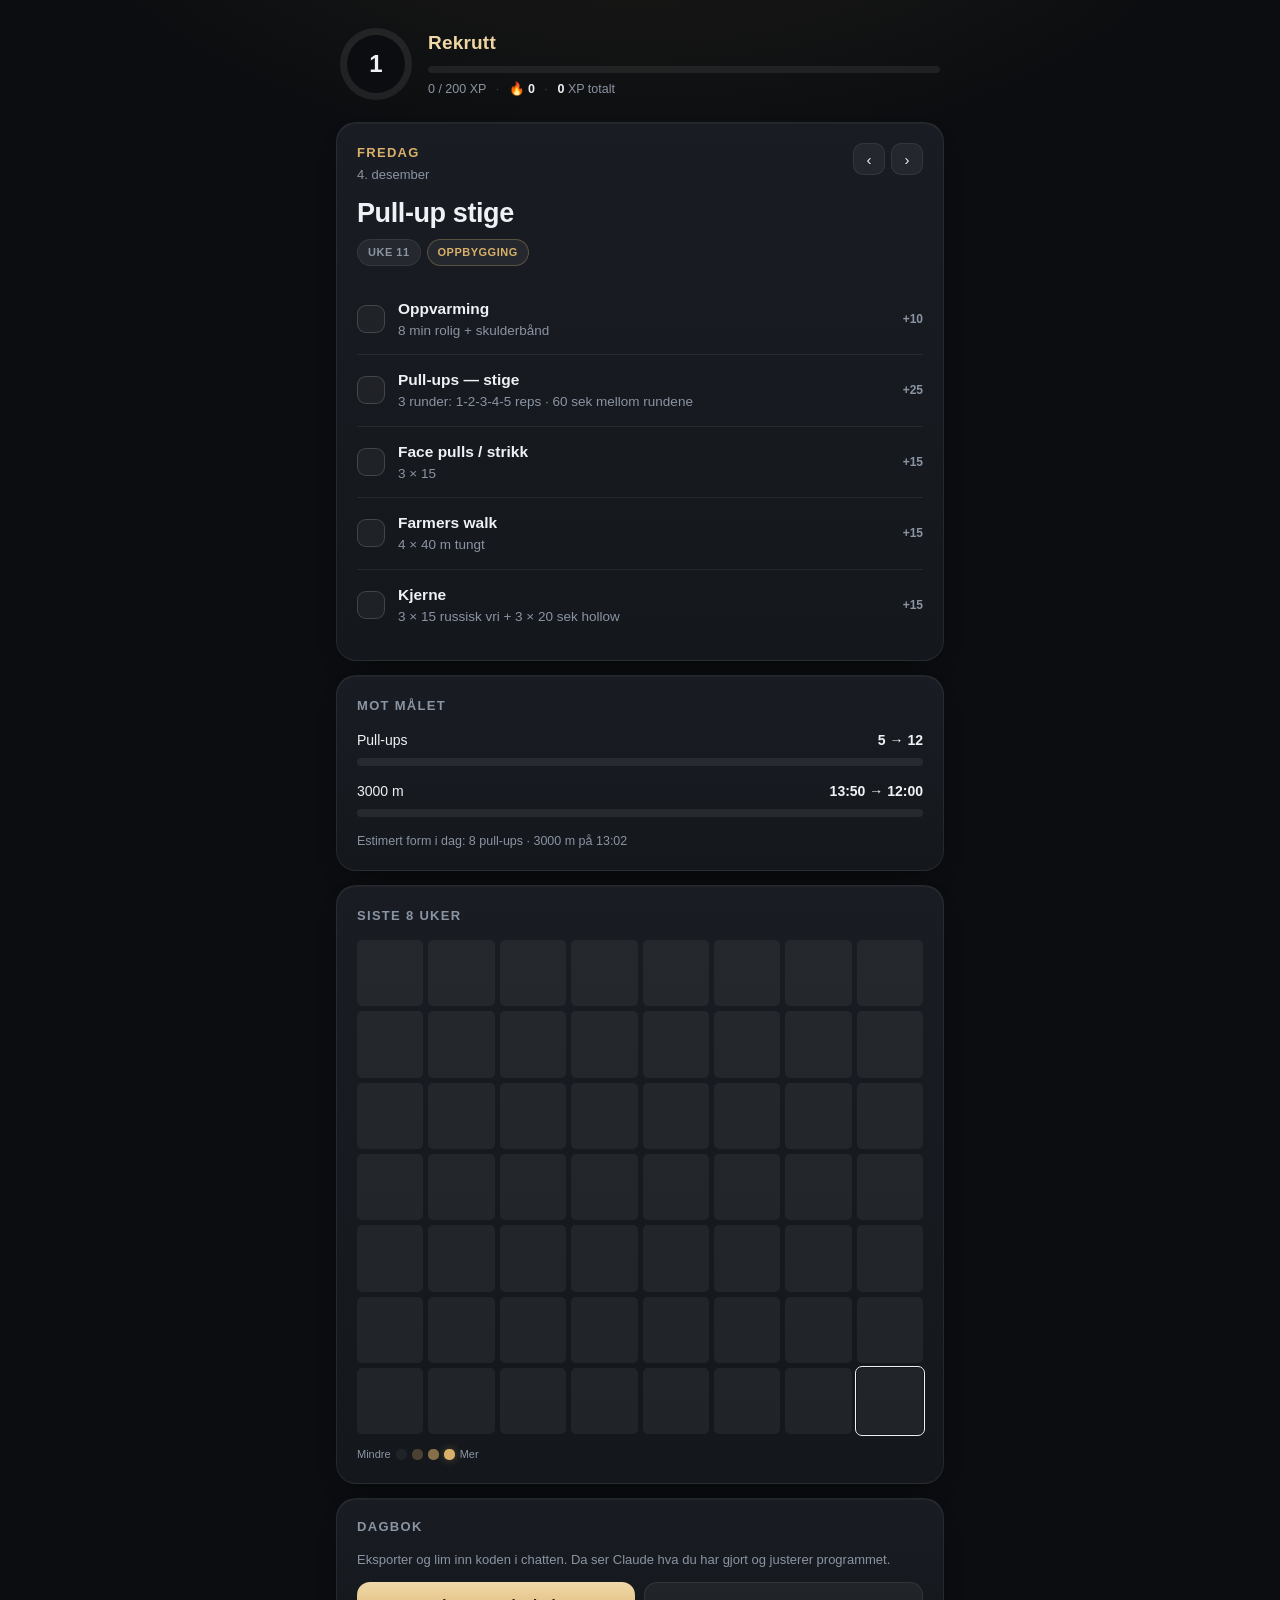
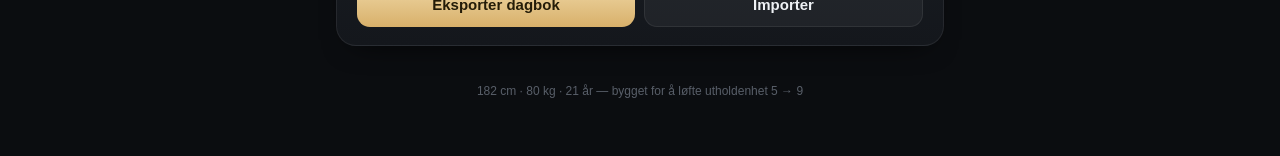
<file: index.html>
<!DOCTYPE html>
<html lang="nb">
<head>
<meta charset="utf-8">
<meta name="viewport" content="width=device-width, initial-scale=1, viewport-fit=cover">
<meta name="theme-color" content="#0b0d10">
<title>Kampklar</title>
<link rel="stylesheet" href="style.css">
<link rel="icon" href="data:image/svg+xml,<svg xmlns='http://www.w3.org/2000/svg' viewBox='0 0 100 100'><text y='.9em' font-size='90'>🎖️</text></svg>">
</head>
<body>

<header class="topp">
  <div class="ring-boks">
    <div id="ring" class="ring"><div class="ring-inn"><span id="nivaa">1</span></div></div>
  </div>
  <div class="topp-tekst">
    <div id="grad" class="grad">Rekrutt</div>
    <div class="xp-bar"><div id="xp-fyll" class="xp-fyll"></div></div>
    <div class="topp-meta">
      <span id="xp-tall">0 / 200 XP</span>
      <span class="sep">·</span>
      <span class="flamme">🔥 <b id="streak">0</b></span>
      <span class="sep">·</span>
      <span><b id="total-xp">0</b> XP totalt</span>
    </div>
  </div>
</header>

<main>

  <section id="kort" class="kort">
    <div class="kort-topp">
      <div>
        <div id="dag-navn" class="dag-navn">Mandag</div>
        <div id="dag-dato" class="dag-dato">21. september</div>
      </div>
      <div class="nav">
        <button id="nav-forrige" aria-label="Forrige dag">‹</button>
        <button id="nav-i-dag">I dag</button>
        <button id="nav-neste" aria-label="Neste dag">›</button>
      </div>
    </div>

    <h1 id="okt-tittel">Trekk &amp; kjerne</h1>
    <div id="okt-meta" class="meta"></div>

    <ul id="ovelser" class="ovelser"></ul>

    <button id="test-knapp" class="stor-knapp">Registrer testresultat</button>
  </section>

  <section class="kort">
    <h2>Mot målet</h2>
    <div class="mal">
      <div class="mal-topp"><span>Pull-ups</span><span><b id="pu-na">5</b> → <b id="pu-mal">12</b></span></div>
      <div class="mal-bar"><div id="pu-fyll" class="mal-fyll"></div></div>
    </div>
    <div class="mal">
      <div class="mal-topp"><span>3000 m</span><span><b id="lop-na">13:50</b> → <b id="lop-mal">12:00</b></span></div>
      <div class="mal-bar"><div id="lop-fyll" class="mal-fyll gronn"></div></div>
    </div>
    <p id="estimat" class="estimat"></p>
  </section>

  <section class="kort">
    <h2>Siste 8 uker</h2>
    <div id="heatmap" class="heatmap"></div>
    <div class="legende"><span>Mindre</span><i class="rute n0"></i><i class="rute n1"></i><i class="rute n2"></i><i class="rute n3"></i><span>Mer</span></div>
  </section>

  <section class="kort kompakt">
    <h2>Dagbok</h2>
    <p class="hjelp">Eksporter og lim inn koden i chatten. Da ser Claude hva du har gjort og justerer programmet.</p>
    <div class="knapper">
      <button id="eksport" class="stor-knapp">Eksporter dagbok</button>
      <button id="import" class="flat-knapp">Importer</button>
    </div>
    <textarea id="eksport-felt" readonly></textarea>
  </section>

  <footer>182 cm · 80 kg · 21 år — bygget for å løfte utholdenhet 5 → 9</footer>
</main>

<div id="feiring" class="feiring"><div class="feir-kort"><div class="medalje">🎖️</div><div id="feir-tekst"></div><small>Nivå opp</small></div></div>
<div id="toast" class="toast"></div>

<script src="data.js"></script>
<script src="program.js"></script>
<script src="app.js"></script>
</body>
</html>
</file>
<file: style.css>
:root{
  --bg:#0b0d10; --kort:#14171c; --kort2:#191d23;
  --linje:rgba(255,255,255,.07);
  --tekst:#eef1f5; --dempet:#8b94a3;
  --gull:#d8b06a; --gull2:#f0d9a8;
  --gronn:#5ec98a; --rod:#c9605e;
}
*{box-sizing:border-box;margin:0;padding:0}
body{
  background:
    radial-gradient(900px 500px at 50% -180px, rgba(216,176,106,.10), transparent 70%),
    var(--bg);
  color:var(--tekst);
  font:16px/1.5 -apple-system,BlinkMacSystemFont,"Segoe UI",Roboto,sans-serif;
  -webkit-font-smoothing:antialiased;
  padding:0 16px calc(48px + env(safe-area-inset-bottom));
  max-width:640px;margin:0 auto;
}

/* ---- Topp ---- */
.topp{display:flex;gap:16px;align-items:center;padding:28px 4px 22px}
.ring{width:72px;height:72px;border-radius:50%;display:grid;place-items:center;
  background:conic-gradient(var(--gull) 0deg, rgba(255,255,255,.08) 0deg);
  transition:background .5s ease}
.ring-inn{width:58px;height:58px;border-radius:50%;background:var(--bg);
  display:grid;place-items:center;font-size:24px;font-weight:700;
  font-variant-numeric:tabular-nums}
.topp-tekst{flex:1;min-width:0}
.grad{font-size:19px;font-weight:650;letter-spacing:.2px;
  background:linear-gradient(90deg,var(--gull2),var(--gull));
  -webkit-background-clip:text;background-clip:text;color:transparent}
.xp-bar{height:7px;background:rgba(255,255,255,.07);border-radius:99px;margin:9px 0 7px;overflow:hidden}
.xp-fyll{height:100%;width:0;border-radius:99px;
  background:linear-gradient(90deg,var(--gull),var(--gull2));
  box-shadow:0 0 14px rgba(216,176,106,.5);transition:width .45s cubic-bezier(.4,0,.2,1)}
.topp-meta{font-size:12.5px;color:var(--dempet);font-variant-numeric:tabular-nums}
.topp-meta b{color:var(--tekst);font-weight:600}
.sep{opacity:.35;margin:0 6px}

/* ---- Kort ---- */
.kort{
  background:linear-gradient(180deg,var(--kort2),var(--kort));
  border:1px solid var(--linje);border-radius:20px;
  padding:20px;margin-bottom:14px;
  box-shadow:0 1px 0 rgba(255,255,255,.04) inset, 0 12px 30px -18px #000;
}
.kort.ferdig{border-color:rgba(94,201,138,.35);
  box-shadow:0 0 0 1px rgba(94,201,138,.15), 0 12px 30px -18px #000}
.kort.kompakt{padding:18px 20px}
.kort h2{font-size:13px;text-transform:uppercase;letter-spacing:1.3px;
  color:var(--dempet);font-weight:650;margin-bottom:14px}

.kort-topp{display:flex;justify-content:space-between;align-items:flex-start;margin-bottom:14px}
.dag-navn{font-size:13px;text-transform:uppercase;letter-spacing:1.3px;color:var(--gull);font-weight:650}
.dag-dato{font-size:13px;color:var(--dempet);margin-top:2px}
.nav{display:flex;gap:6px;align-items:center}
.nav button{background:rgba(255,255,255,.05);border:1px solid var(--linje);
  color:var(--tekst);border-radius:10px;min-width:32px;height:32px;padding:0 10px;
  font-size:15px;cursor:pointer}
.nav button:active{background:rgba(255,255,255,.12)}
#nav-i-dag{font-size:12px}

h1{font-size:27px;font-weight:700;letter-spacing:-.4px;line-height:1.15}
.meta{display:flex;gap:6px;flex-wrap:wrap;margin:10px 0 18px}
.pill{font-size:11px;font-weight:600;letter-spacing:.5px;text-transform:uppercase;
  padding:4px 10px;border-radius:99px;background:rgba(255,255,255,.06);
  color:var(--dempet);border:1px solid var(--linje)}
.pill.build{color:var(--gull);border-color:rgba(216,176,106,.3)}
.pill.peak,.pill.sharp{color:#e88f6a;border-color:rgba(232,143,106,.3)}
.pill.deload{color:#6aa9e8;border-color:rgba(106,169,232,.3)}
.pill.test{color:var(--gronn);border-color:rgba(94,201,138,.35)}

/* ---- Øvelser ---- */
.ovelser{list-style:none}
.ovelse{display:flex;align-items:center;gap:13px;padding:13px 0;
  border-top:1px solid var(--linje)}
.ovelse:first-child{border-top:none}
.hake{width:28px;height:28px;flex:0 0 28px;border-radius:9px;cursor:pointer;
  background:rgba(255,255,255,.04);border:1.5px solid rgba(255,255,255,.16);
  color:#0b0d10;font-size:15px;font-weight:800;line-height:1;
  transition:all .18s ease}
.hake:active{transform:scale(.9)}
.gjort .hake{background:linear-gradient(180deg,var(--gull2),var(--gull));
  border-color:var(--gull);box-shadow:0 0 12px rgba(216,176,106,.35)}
.ov-tekst{flex:1;min-width:0}
.ov-navn{font-weight:600;font-size:15.5px}
.ov-mal{font-size:13.5px;color:var(--dempet);margin-top:1px}
.ov-xp{font-size:12px;color:var(--dempet);font-variant-numeric:tabular-nums;font-weight:600}
.gjort .ov-navn,.gjort .ov-mal{color:var(--dempet)}
.gjort .ov-navn{text-decoration:line-through;text-decoration-color:rgba(255,255,255,.25)}

/* ---- Mål ---- */
.mal{margin-bottom:15px}
.mal-topp{display:flex;justify-content:space-between;font-size:14px;margin-bottom:7px}
.mal-topp b{font-variant-numeric:tabular-nums}
.mal-bar{height:8px;background:rgba(255,255,255,.07);border-radius:99px;overflow:hidden}
.mal-fyll{height:100%;width:0;border-radius:99px;
  background:linear-gradient(90deg,var(--gull),var(--gull2));transition:width .5s ease}
.mal-fyll.gronn{background:linear-gradient(90deg,#3f9d68,var(--gronn))}
.estimat{font-size:12.5px;color:var(--dempet);margin-top:4px}

/* ---- Heatmap ---- */
.heatmap{display:grid;grid-template-columns:repeat(8,1fr);gap:5px}
.rute{aspect-ratio:1;border-radius:5px;background:rgba(255,255,255,.05);cursor:pointer}
.rute.n1{background:rgba(216,176,106,.28)}
.rute.n2{background:rgba(216,176,106,.58)}
.rute.n3{background:var(--gull);box-shadow:0 0 8px rgba(216,176,106,.35)}
.rute.valgt{outline:1.5px solid var(--tekst);outline-offset:1px}
.legende{display:flex;align-items:center;gap:5px;margin-top:12px;
  font-size:11px;color:var(--dempet)}
.legende .rute{width:11px;aspect-ratio:1;cursor:default}

/* ---- Knapper ---- */
.stor-knapp{width:100%;padding:13px;border-radius:13px;border:none;cursor:pointer;
  background:linear-gradient(180deg,var(--gull2),var(--gull));color:#241c08;
  font-size:15px;font-weight:700;font-family:inherit;margin-top:6px}
.stor-knapp:active{transform:scale(.985);filter:brightness(.95)}
.flat-knapp{width:100%;padding:13px;border-radius:13px;cursor:pointer;
  background:rgba(255,255,255,.05);border:1px solid var(--linje);color:var(--tekst);
  font-size:15px;font-weight:600;font-family:inherit;margin-top:6px}
.knapper{display:flex;gap:9px}
.hjelp{font-size:13px;color:var(--dempet);margin-bottom:6px}
#eksport-felt{display:none;width:100%;height:80px;margin-top:10px;font-size:11px;
  background:#0b0d10;color:var(--dempet);border:1px solid var(--linje);
  border-radius:11px;padding:10px;font-family:ui-monospace,monospace;resize:none}
#test-knapp{display:none}

footer{text-align:center;font-size:12px;color:var(--dempet);padding:22px 0 8px;opacity:.6}

/* ---- Feiring & toast ---- */
.feiring{position:fixed;inset:0;display:grid;place-items:center;pointer-events:none;
  background:rgba(5,6,8,.72);opacity:0;transition:opacity .3s;backdrop-filter:blur(6px)}
.feiring.vis{opacity:1}
.feir-kort{text-align:center;transform:scale(.85);transition:transform .45s cubic-bezier(.2,1.4,.4,1)}
.feiring.vis .feir-kort{transform:scale(1)}
.medalje{font-size:64px;filter:drop-shadow(0 0 22px rgba(216,176,106,.6))}
#feir-tekst{font-size:30px;font-weight:700;margin-top:10px}
#feir-tekst span{font-size:17px;font-weight:600;color:var(--gull)}
.feir-kort small{display:block;margin-top:8px;font-size:11px;letter-spacing:2.4px;
  text-transform:uppercase;color:var(--dempet)}
.toast{position:fixed;left:50%;bottom:26px;transform:translate(-50%,16px);
  background:var(--kort2);border:1px solid var(--linje);color:var(--tekst);
  padding:11px 18px;border-radius:99px;font-size:14px;font-weight:600;
  opacity:0;transition:all .28s;pointer-events:none;
  box-shadow:0 10px 30px -10px #000}
.toast.vis{opacity:1;transform:translate(-50%,0)}
</file>
